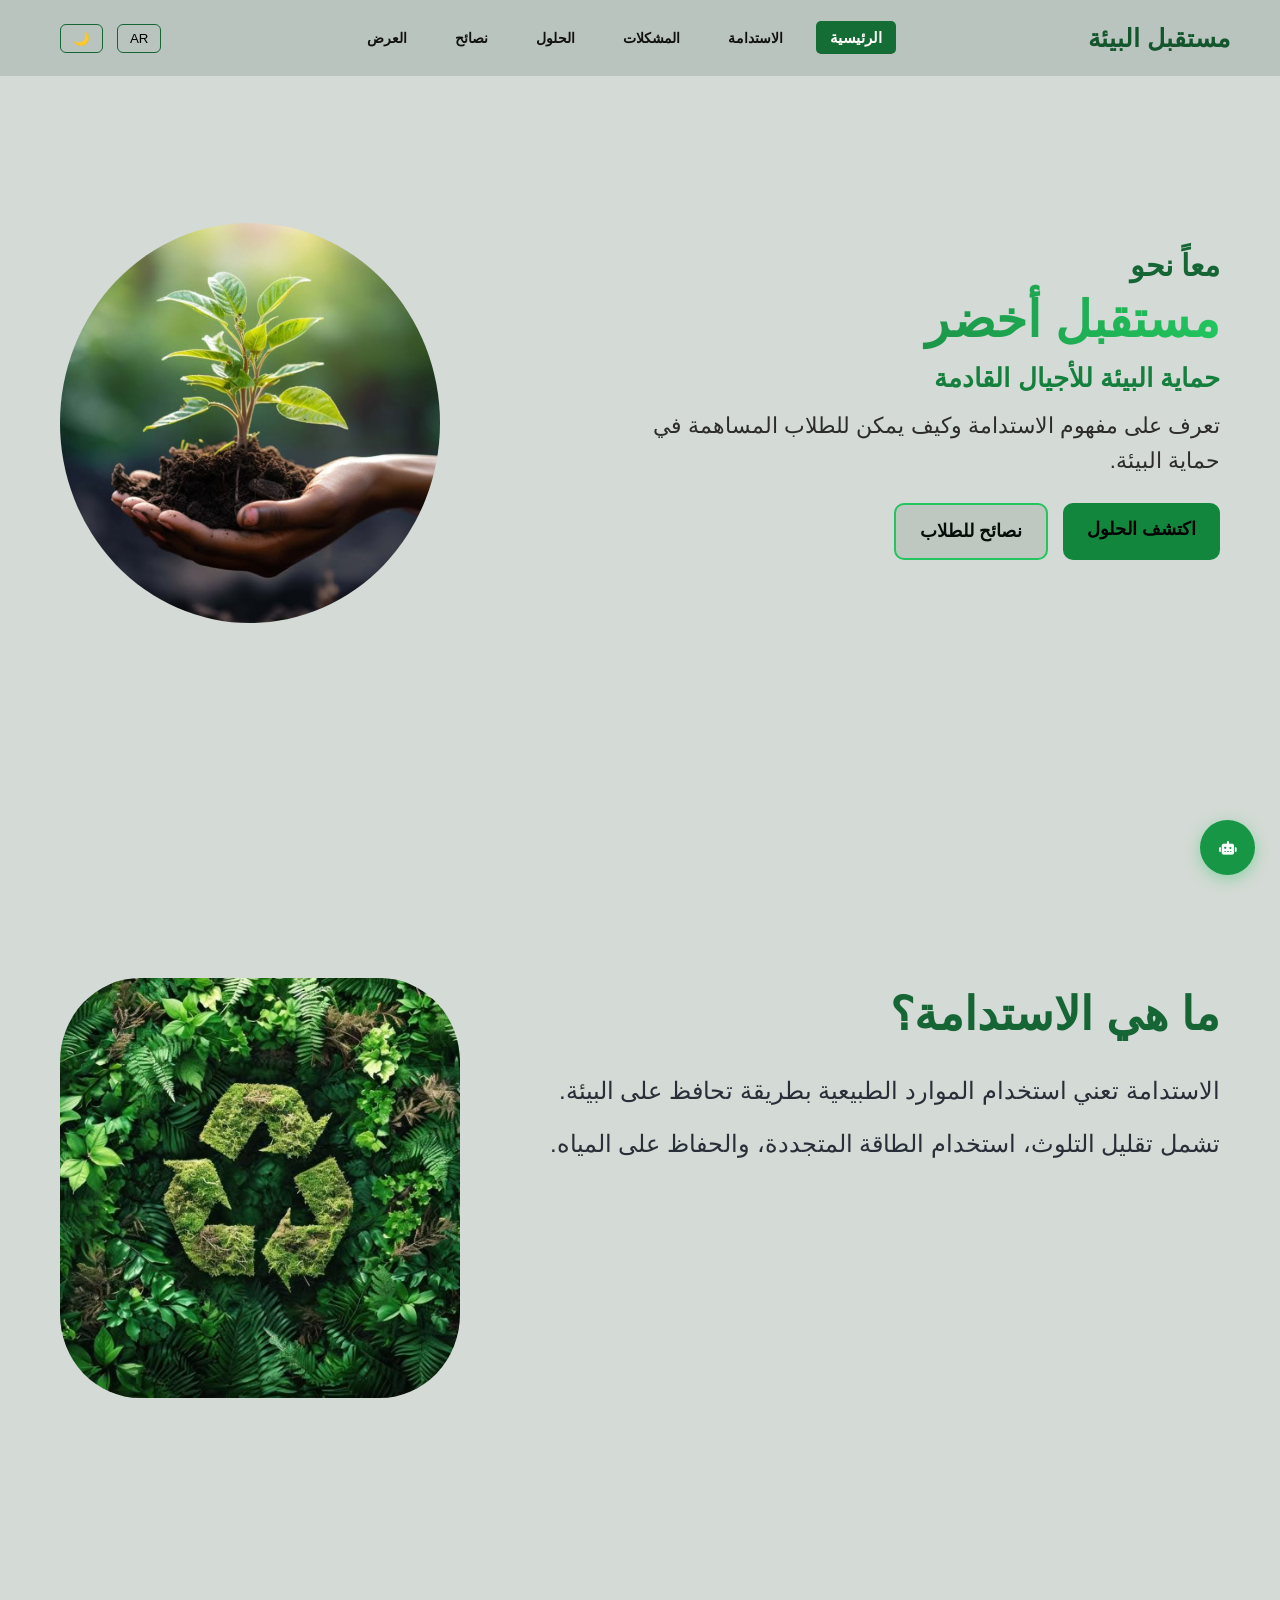
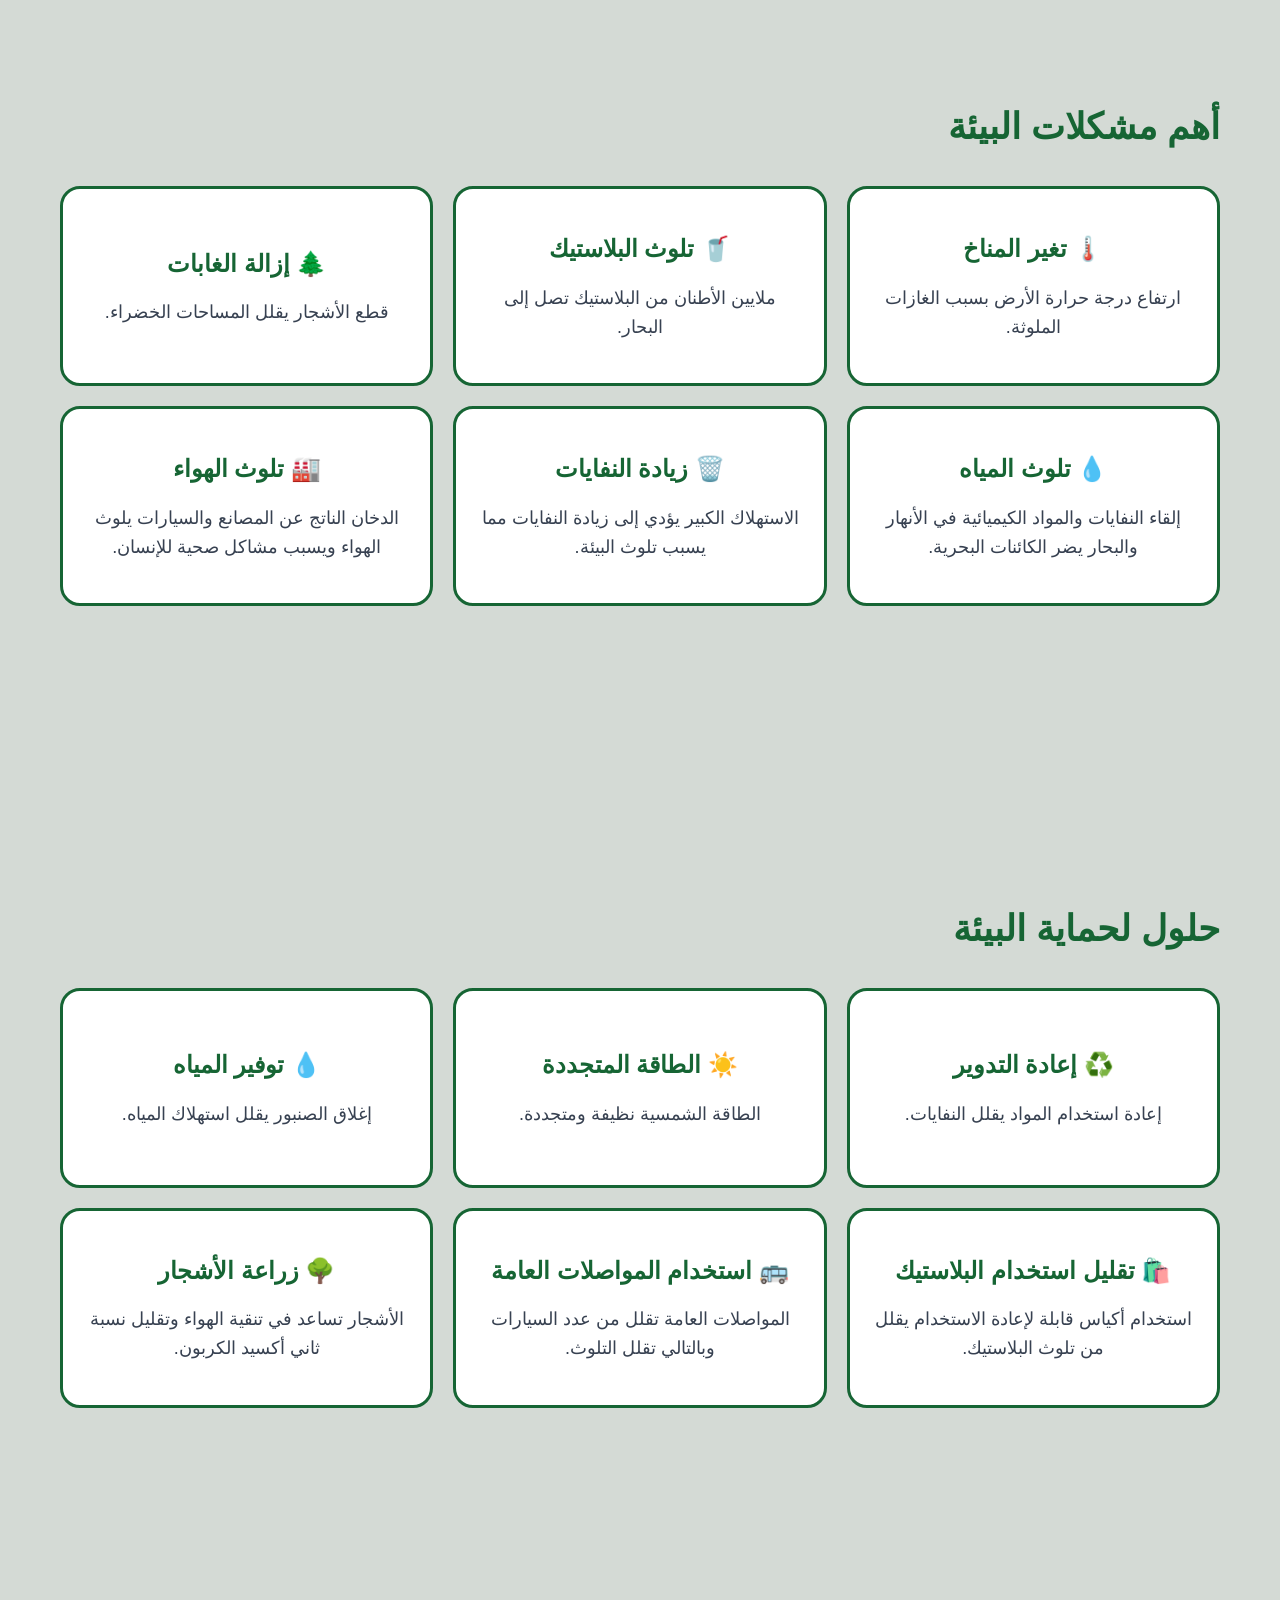
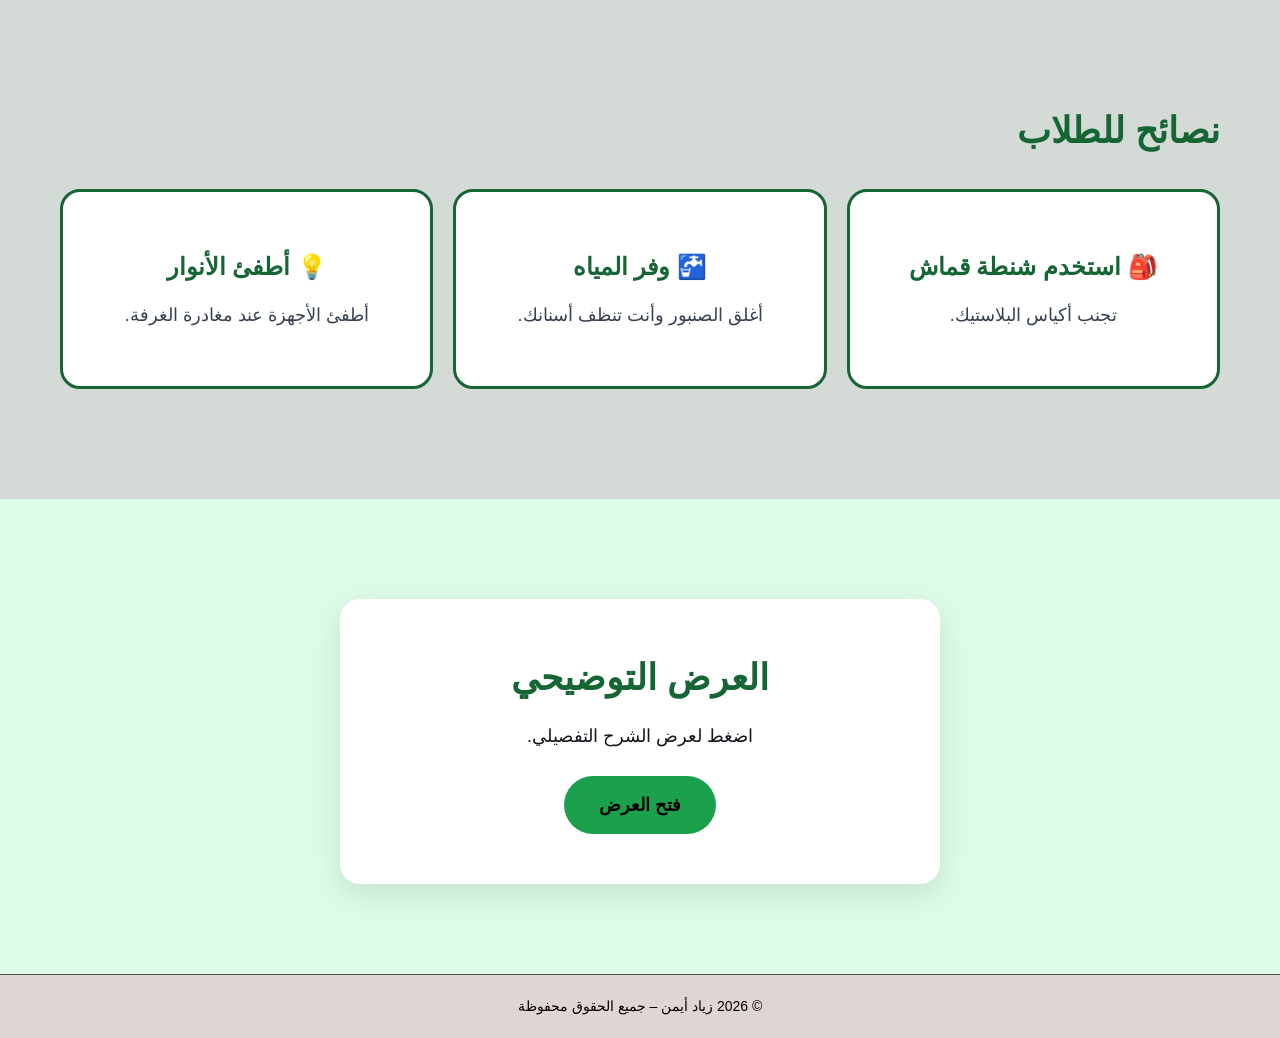
<file: index.html>
<!DOCTYPE html>
<html lang="ar" dir="rtl">
<head>
  <meta charset="UTF-8">
  <meta name="viewport" content="width=device-width, initial-scale=1.0">
  <title>Eco Future</title>
  <link rel="stylesheet" href="page2.css">
  <link rel="stylesheet" href="https://cdnjs.cloudflare.com/ajax/libs/font-awesome/6.5.1/css/all.min.css">
  <link rel="icon" type="image/png" href="Logo.png">
</head>
<body>

<!-- Navbar -->
<header class="navbar">
  <div class="logo" data-key="logo">مستقبل البيئة</div>
  <nav class="nav-links">
    <a href="#home" class="active" data-key="nav-home">الرئيسية</a>
    <a href="#about" data-key="nav-about">الاستدامة</a>
    <a href="#problems" data-key="nav-problems">المشكلات</a>
    <a href="#solutions" data-key="nav-solutions">الحلول</a>
    <a href="#tips" data-key="nav-tips">نصائح</a>
    <a href="#presentation" data-key="nav-presentation">العرض</a>
  </nav>
  <div class="nav-actions">
    <button class="lang-btn">AR</button>
    <button class="mode-btn">🌙</button>
  </div>
</header>

<!-- Hero -->
<section id="home" class="hero">
  <div class="hero-text">
    <h1 data-key="hero-h1">معاً نحو</h1>
    <h1 class="name" data-key="hero-name">مستقبل أخضر</h1>
    <h2 data-key="hero-name2">حماية البيئة للأجيال القادمة</h2>
    <p class="hero-p"  data-key="hero-p">تعرف على مفهوم الاستدامة وكيف يمكن للطلاب المساهمة في حماية البيئة.</p>
    <div class="hero-buttons">
      <a href="#solutions" class="btn primary" data-key="hero-btn1">اكتشف الحلول</a>
      <a href="#tips" class="btn secondary" data-key="hero-btn2">نصائح للطلاب</a>
    </div>
  </div>
  <div class="hero-image">
    <img src="Pic1.jpg" alt="Environment">
  </div>
</section>

<!-- About -->
<section id="about" class="about">
  <div class="about-container">
    <div class="about-image">
      <img src="pic5.jpg" alt="Sustainability">
    </div>
    <div class="about-text">
      <h2 data-key="about-title">ما هي الاستدامة؟</h2>
      <p data-key="about-p1">الاستدامة تعني استخدام الموارد الطبيعية بطريقة تحافظ على البيئة.</p>
      <p data-key="about-p2">تشمل تقليل التلوث، استخدام الطاقة المتجددة، والحفاظ على المياه.</p>
    </div>
  </div>
</section>

<!-- Problems -->
<section id="problems" class="cards-section">
  <h2 data-key="problems-title">أهم مشكلات البيئة</h2>
<div class="cards">
  <div class="card">
    <h3 data-key="problem1-title">🌡️ تغير المناخ</h3>
    <p data-key="problem1-text">ارتفاع درجة حرارة الأرض بسبب الغازات الملوثة.</p>
  </div>
  
  <div class="card">
    <h3 data-key="problem2-title">🥤 تلوث البلاستيك</h3>
    <p data-key="problem2-text">ملايين الأطنان من البلاستيك تصل إلى البحار.</p>
  </div>
  
  <div class="card">
    <h3 data-key="problem3-title">🌲 إزالة الغابات</h3>
    <p data-key="problem3-text">قطع الأشجار يقلل المساحات الخضراء.</p>
  </div>
  
  <div class="card">
    <h3 data-key="problem4-title">💧 تلوث المياه</h3>
    <p data-key="problem4-text">إلقاء النفايات والمواد الكيميائية في الأنهار والبحار يضر الكائنات البحرية.</p>
  </div>
  
  <div class="card">
    <h3 data-key="problem5-title">🗑️ زيادة النفايات</h3>
    <p data-key="problem5-text">الاستهلاك الكبير يؤدي إلى زيادة النفايات مما يسبب تلوث البيئة.</p>
  </div>

  <div class="card">
    <h3 data-key="problem6-title">🏭 تلوث الهواء</h3>
    <p data-key="problem6-text">الدخان الناتج عن المصانع والسيارات يلوث الهواء ويسبب مشاكل صحية للإنسان.</p>
  </div>  
</div> 
</section>

<!-- Solutions -->
<section id="solutions" class="cards-section">
  <h2 data-key="solutions-title">حلول لحماية البيئة</h2>
  <div class="cards">
    <div class="card">
      <h3 data-key="solution1-title">♻️ إعادة التدوير</h3>
      <p data-key="solution1-text">إعادة استخدام المواد يقلل النفايات.</p>
    </div>
    
    <div class="card">
      <h3 data-key="solution2-title">☀️ الطاقة المتجددة</h3>
      <p data-key="solution2-text">الطاقة الشمسية نظيفة ومتجددة.</p>
    </div>
    
    <div class="card">
      <h3 data-key="solution3-title">💧 توفير المياه</h3>
      <p data-key="solution3-text">إغلاق الصنبور يقلل استهلاك المياه.</p>
    </div>
    
    <div class="card">
      <h3 data-key="solution4-title">🛍️ تقليل استخدام البلاستيك</h3>
      <p data-key="solution4-text">استخدام أكياس قابلة لإعادة الاستخدام يقلل من تلوث البلاستيك.</p>
    </div>
    
    <div class="card">
      <h3 data-key="solution5-title">🚌 استخدام المواصلات العامة</h3>
      <p data-key="solution5-text">المواصلات العامة تقلل من عدد السيارات وبالتالي تقلل التلوث.</p>
    </div>
    <div class="card">
      <h3 data-key="solution6-title">🌳 زراعة الأشجار</h3>
      <p data-key="solution6-text">الأشجار تساعد في تنقية الهواء وتقليل نسبة ثاني أكسيد الكربون.</p>
    </div>
  </div>
</section>

<!-- Tips -->
<section id="tips" class="cards-section">
  <h2 data-key="tips-title">نصائح للطلاب</h2>
  <div class="cards">
    <div class="card">
      <h3 data-key="tip1-title">🎒 استخدم شنطة قماش</h3>
      <p data-key="tip1-text">تجنب أكياس البلاستيك.</p>
    </div>

    <div class="card">
      <h3 data-key="tip2-title">🚰 وفر المياه</h3>
      <p data-key="tip2-text">أغلق الصنبور وأنت تنظف أسنانك.</p>
    </div>

    <div class="card">
      <h3 data-key="tip3-title">💡 أطفئ الأنوار</h3>
      <p data-key="tip3-text">أطفئ الأجهزة عند مغادرة الغرفة.</p>
    </div>
  </div>
</section>

<!-- Presentation -->
<section id="presentation" class="presentation-section">
  <div class="presentation-content">
    <h2 data-key="presentation-title">العرض التوضيحي</h2>
    <p data-key="presentation-desc" class="presentation-desc">اضغط لعرض الشرح التفصيلي.</p>
    <a href="https://docs.google.com/presentation/d/1IF_t8ffXEK1975kN2n1N5FUTKSD0uQscXQ6xjPSaInQ/edit?usp=sharing" target="_blank" class="presentation-btn" data-key="presentation-btn">فتح العرض</a>
  </div>
</section>

<!-- Footer -->
<footer class="footer">
  <p data-key="footer">© 2026 زياد أيمن – جميع الحقوق محفوظة</p>
</footer>


<!-- AI Chat -->
<div class="ai-chat-btn" id="aiChatBtn"><i class="fa-solid fa-robot"></i></div>
<div class="ai-chat-modal" id="aiChatModal">
  <div class="chat-header">
    <h3>🌱 AI مساعد</h3>
    <button id="closeChat">×</button>
  </div>
  <div class="chat-messages" id="chatMessages">
    <div class="message bot"><p>اسألني أي سؤال عن البيئة!</p></div>
  </div>
  <div class="chat-input">
    <input type="text" id="chatInput" placeholder="اكتب سؤالك...">
    <button id="sendBtn"><i class="fa-solid fa-paper-plane"></i></button>
  </div>
</div>

<button id="backToTop">↑</button>

<script src="page2.js"></script>
</body>
</html>
</file>
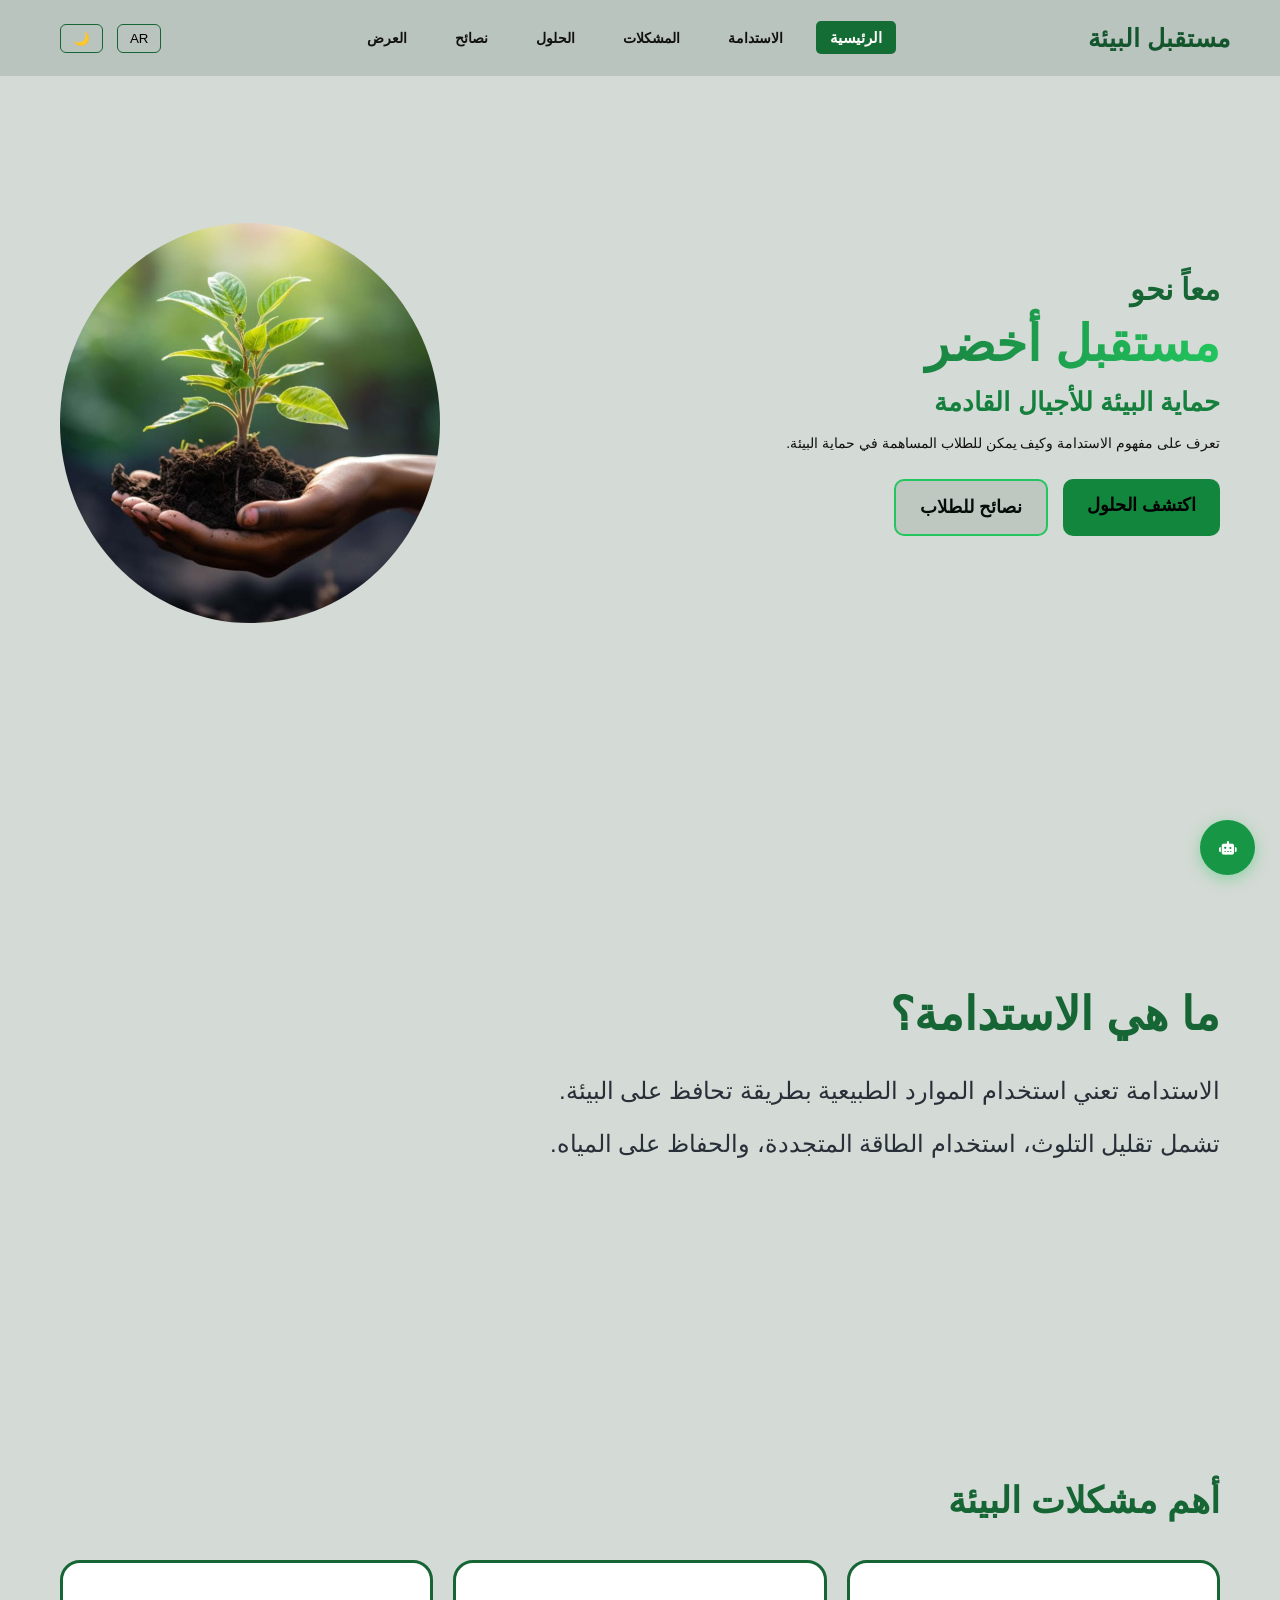
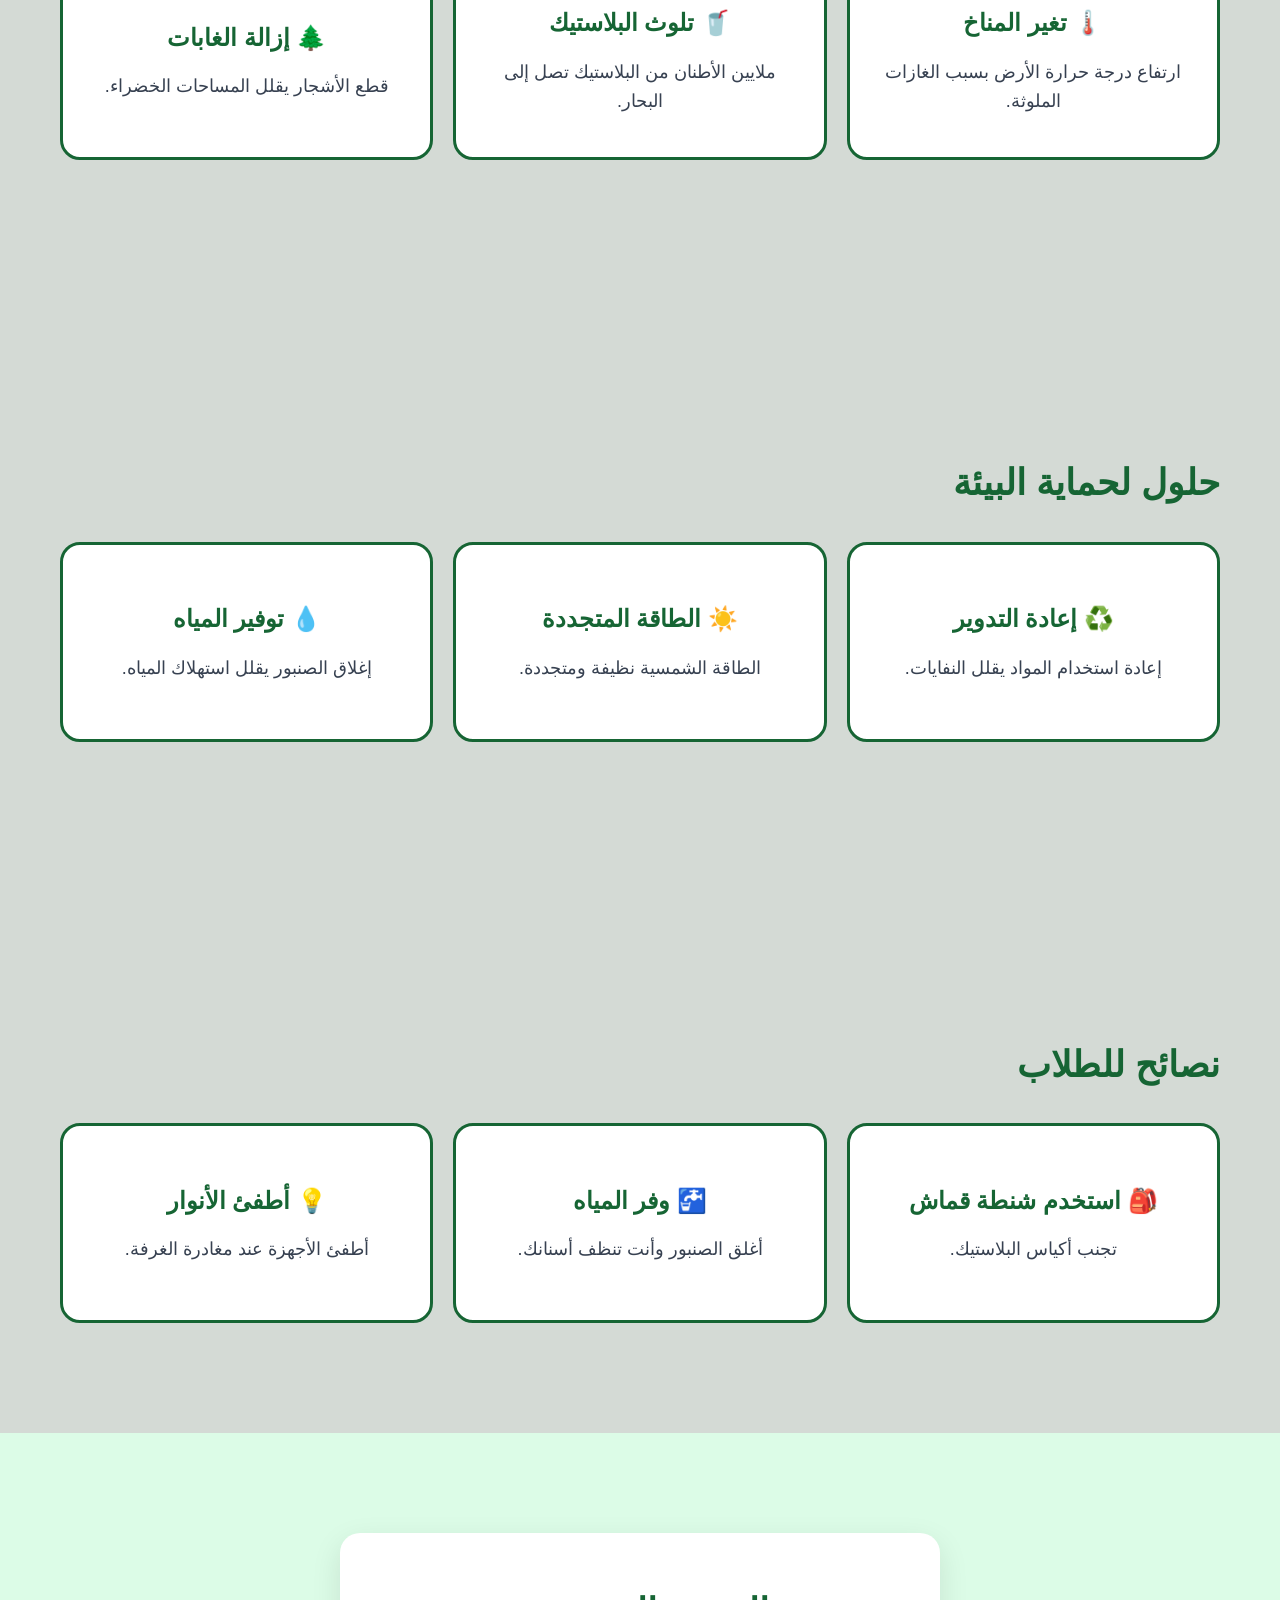
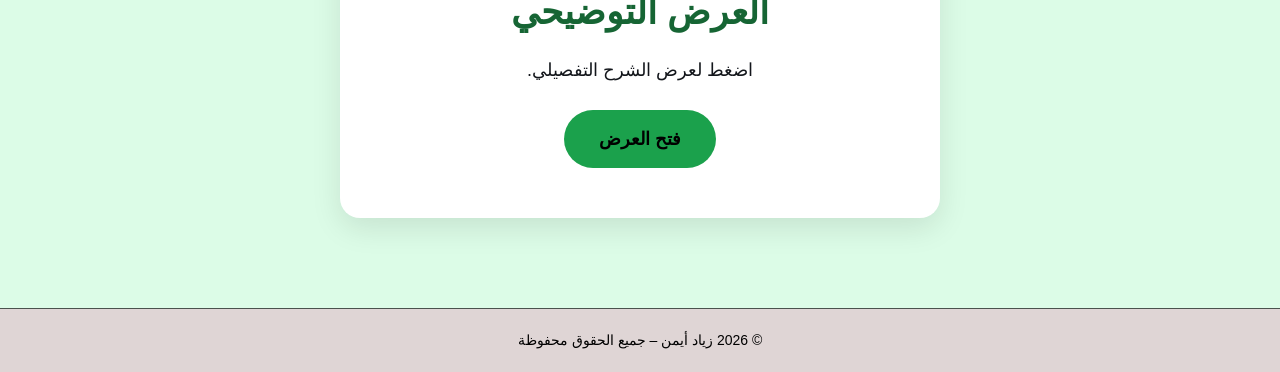
<file: page2.html>
<!DOCTYPE html>
<html lang="ar" dir="rtl">
<head>
  <meta charset="UTF-8">
  <meta name="viewport" content="width=device-width, initial-scale=1.0">
  <title>Eco Future</title>
  <link rel="stylesheet" href="page2.css">
  <link rel="stylesheet" href="https://cdnjs.cloudflare.com/ajax/libs/font-awesome/6.5.1/css/all.min.css">
</head>
<body>

<!-- Navbar -->
<header class="navbar">
  <div class="logo" data-key="logo">مستقبل البيئة</div>
  <nav class="nav-links">
    <a href="#home" class="active" data-key="nav-home">الرئيسية</a>
    <a href="#about" data-key="nav-about">الاستدامة</a>
    <a href="#problems" data-key="nav-problems">المشكلات</a>
    <a href="#solutions" data-key="nav-solutions">الحلول</a>
    <a href="#tips" data-key="nav-tips">نصائح</a>
    <a href="#presentation" data-key="nav-presentation">العرض</a>
  </nav>
  <div class="nav-actions">
    <button class="lang-btn">AR</button>
    <button class="mode-btn">🌙</button>
  </div>
</header>

<!-- Hero -->
<section id="home" class="hero">
  <div class="hero-text">
    <h1 data-key="hero-h1">معاً نحو</h1>
    <h1 class="name" data-key="hero-name">مستقبل أخضر</h1>
    <h2 data-key="hero-job">حماية البيئة للأجيال القادمة</h2>
    <p data-key="hero-p">تعرف على مفهوم الاستدامة وكيف يمكن للطلاب المساهمة في حماية البيئة.</p>
    <div class="hero-buttons">
      <a href="#solutions" class="btn primary" data-key="hero-btn1">اكتشف الحلول</a>
      <a href="#tips" class="btn secondary" data-key="hero-btn2">نصائح للطلاب</a>
    </div>
  </div>
  <div class="hero-image">
    <img src="Pic1.jpg" alt="Environment">
  </div>
</section>

<!-- About -->
<section id="about" class="about">
  <h2 data-key="about-title">ما هي الاستدامة؟</h2>
  <p data-key="about-p1">الاستدامة تعني استخدام الموارد الطبيعية بطريقة تحافظ على البيئة.</p>
  <p data-key="about-p2">تشمل تقليل التلوث، استخدام الطاقة المتجددة، والحفاظ على المياه.</p>
</section>

<!-- Problems -->
<section id="problems" class="cards-section">
  <h2 data-key="problems-title">أهم مشكلات البيئة</h2>
  <div class="cards">
    <div class="card">
      <h3 data-key="problem1-title">🌡️ تغير المناخ</h3>
      <p data-key="problem1-text">ارتفاع درجة حرارة الأرض بسبب الغازات الملوثة.</p>
    </div>
    <div class="card">
      <h3 data-key="problem2-title">🥤 تلوث البلاستيك</h3>
      <p data-key="problem2-text">ملايين الأطنان من البلاستيك تصل إلى البحار.</p>
    </div>
    <div class="card">
      <h3 data-key="problem3-title">🌲 إزالة الغابات</h3>
      <p data-key="problem3-text">قطع الأشجار يقلل المساحات الخضراء.</p>
    </div>
  </div>
</section>

<!-- Solutions -->
<section id="solutions" class="cards-section">
  <h2 data-key="solutions-title">حلول لحماية البيئة</h2>
  <div class="cards">
    <div class="card">
      <h3 data-key="solution1-title">♻️ إعادة التدوير</h3>
      <p data-key="solution1-text">إعادة استخدام المواد يقلل النفايات.</p>
    </div>
    <div class="card">
      <h3 data-key="solution2-title">☀️ الطاقة المتجددة</h3>
      <p data-key="solution2-text">الطاقة الشمسية نظيفة ومتجددة.</p>
    </div>
    <div class="card">
      <h3 data-key="solution3-title">💧 توفير المياه</h3>
      <p data-key="solution3-text">إغلاق الصنبور يقلل استهلاك المياه.</p>
    </div>
  </div>
</section>

<!-- Tips -->
<section id="tips" class="cards-section">
  <h2 data-key="tips-title">نصائح للطلاب</h2>
  <div class="cards">
    <div class="card">
      <h3 data-key="tip1-title">🎒 استخدم شنطة قماش</h3>
      <p data-key="tip1-text">تجنب أكياس البلاستيك.</p>
    </div>
    <div class="card">
      <h3 data-key="tip2-title">🚰 وفر المياه</h3>
      <p data-key="tip2-text">أغلق الصنبور وأنت تنظف أسنانك.</p>
    </div>
    <div class="card">
      <h3 data-key="tip3-title">💡 أطفئ الأنوار</h3>
      <p data-key="tip3-text">أطفئ الأجهزة عند مغادرة الغرفة.</p>
    </div>
  </div>
</section>

<!-- Presentation -->
<section id="presentation" class="presentation-section">
  <div class="presentation-content">
    <h2 data-key="presentation-title">العرض التوضيحي</h2>
    <p data-key="presentation-desc">اضغط لعرض الشرح التفصيلي.</p>
    <a href="https://docs.google.com/presentation/d/YOUR_ID" target="_blank" class="presentation-btn" data-key="presentation-btn">فتح العرض</a>
  </div>
</section>

<!-- Footer -->
<footer class="footer">
  <p data-key="footer">© 2026 زياد أيمن – جميع الحقوق محفوظة</p>
</footer>

<button id="backToTop">↑</button>

<!-- AI Chat -->
<div class="ai-chat-btn" id="aiChatBtn"><i class="fa-solid fa-robot"></i></div>
<div class="ai-chat-modal" id="aiChatModal">
  <div class="chat-header">
    <h3>🌱 AI مساعد</h3>
    <button id="closeChat">×</button>
  </div>
  <div class="chat-messages" id="chatMessages">
    <div class="message bot"><p>اسألني أي سؤال عن البيئة!</p></div>
  </div>
  <div class="chat-input">
    <input type="text" id="chatInput" placeholder="اكتب سؤالك...">
    <button id="sendBtn"><i class="fa-solid fa-paper-plane"></i></button>
  </div>
</div>

<script src="page2.js"></script>
</body>
</html>
</file>
<file: page2.css>
/* Reset */
* {
  margin: 0;
  padding: 0;
  box-sizing: border-box;
}

body {
  font-family: Arial, Helvetica, sans-serif;
  background-color: #d4dad5;
  color: #111;
  line-height: 1.6;
  font-size: 14px;
}

/* Dark Mode */
.dark-mode {
  background-color: #0a1f0a;
  color: #e8f5e9;
}

.dark-mode .navbar {
  background-color: #052e16;
}

.dark-mode .nav-links a {
  color: #c8e6c9;
}

.dark-mode .logo {
  color: #4ade80;
}

.dark-mode .nav-actions button {
  border: 1px solid #166534;
  background-color: #14532d;
}

.dark-mode .hero-text h1 {
  color: #4ade80;
}

.dark-mode .hero-text .name {
  background: linear-gradient(90deg, #22c55e, #86efac);
  -webkit-background-clip: text;
  -webkit-text-fill-color: transparent;
}

.dark-mode .hero-text h2 {
  color: #16a34a;
}

.dark-mode .hero-p {
  color: #c4cac7;
}

.dark-mode .hero-buttons .primary {
  color: #000;
  background-color: #1da54f;
}

.dark-mode .hero-buttons .secondary {
  color: #d4cece;
  border: 2px solid #26ca62;
  background-color: #031f09;
}

.dark-mode .about h2,
.dark-mode .cards-section h2,
.dark-mode .presentation-section h2 {
  color: #4ade80;
}

.dark-mode .about p {
  color: #d1fae5;
}

.dark-mode .card {
  background-color: #0f4939;
  border-color: #035221;
  color: #ffffff;
}
.dark-mode .cards h3{
  color: #e6dada;
}
.dark-mode .cards p{
  color: #000000;
  font-size: 20px;
}


.dark-mode .presentation-section {
  background-color: #032411;
}
.dark-mode .presentation-content {
  background-color: #0a1f0a;
}
.dark-mode .presentation-desc {
  color: #cac4c4;
}


.dark-mode .footer {
  border-top: 1px solid #0a4213;
  color: #ccc9c9;
  background-color: #0a1f0a;
}


.dark-mode .ai-chat{
background:#22c55e;
color:#022c22;
box-shadow:0 0 15px rgba(34,197,94,0.6);
}

.dark-mode .ai-chat:hover{
background:#16a34a;
}

.dark-mode .chat-box{
background:#020617;
color:#e5e7eb;
border:1px solid #22c55e;
}

.dark-mode .chat-input{
background:#062e03;
color:white;
border:1px solid #22c55e;
}


/* Navbar */
.navbar {
  display: flex;
  justify-content: space-between;
  align-items: center;
  padding: 18px 50px;
  background-color: #bac4be;
  position: sticky;
  top: 0;
  z-index: 1000;
}

.logo {
  font-size: 25px;
  font-weight: bold;
  color: #13552c;
}

.nav-links a {
  margin: 0 8px;
  padding: 8px 14px;
  text-decoration: none;
  color: #111;
  border-radius: 5px;
  font-weight: 700;
  transition: 0.25s;
}

.nav-links a:hover,
.nav-links a.active {
  background-color: #136d34;
  color: #fffbfb;
  font-size: 15px;
}

.nav-actions button {
  margin-left: 10px;
  padding: 6px 12px;
  border: 1px solid #166534;
  background: transparent;
  border-radius: 6px;
  cursor: pointer;
}



/* Sections */
section {
  padding: 70px 60px;
  margin-bottom: 40px;
}

#home {
  scroll-margin-top: 80px;
}

#about {
  scroll-margin-top: 80px;
}

#problems,
#solutions,
#tips {
  scroll-margin-top: -50px;
}

#presentation {
  scroll-margin-top: -110px;
}

/* Hero */
.hero {
  display: flex;
  align-items: center;
  justify-content: space-between;
  padding-top: 0;
  min-height: 80vh;
}

.hero-text {
  max-width: 600px;
}

.hero-text h1 {
  font-size: 30px;
  color: #166534;
  margin-bottom: -10px;
}

.hero-text .name {
  font-size: 50px;
  background: linear-gradient(90deg, #166534, #22c55e);
  -webkit-background-clip: text;
  -webkit-text-fill-color: transparent;
}

.hero-text h2 {
  font-size: 26px;
  margin: 8px 0;
  color: #15803d;
}

.hero-p {
  font-size: 22px;
  color: #2c2c2c;
  margin-bottom: 20px;
}

.hero-buttons {
  margin-top: 25px;
  display: flex;
  gap: 15px;
}

.btn {
  padding: 12px 24px;
  border-radius: 10px;
  text-decoration: none;
  font-size: 18px;
  font-weight: 600;
  transition: 0.2s;
}

.btn:hover {
  transform: scale(1.05);
}

.primary {
  background-color: #13863d;
  color: #000000;
}

.secondary {
  border: 2px solid #22c55e;
  color: #050e08;
  background-color: #bec7c0;
}

.hero-image img {
  width: 380px;
  height: 400px;
  border-radius: 50%;
  object-fit: cover;
  margin-right: 100px;
  margin-top: 50px;
}

body[dir="ltr"] .hero-image img {
  margin-right: 0;
  margin-left: 100px;
}


/* About */
.about {
  margin-top: 112px;
}
.about-container {
  display: flex;
  align-items: stretch;
  justify-content: space-between;
  gap: 60px;
  max-width: 1200px;
  margin: 0 auto;
  flex-direction: row-reverse;
}
.about-text {
  flex: 1;
  text-align: right;
}
.about h2 {
  font-size: 46px;
  margin-bottom: 20px;
  color: #166534;
}
.about p {
  font-size: 24px;
  margin-bottom: 15px;
  color: #292f38;
}
.about-image {
  align-self: end;
}
.about-image img {
  width: 400px;
  height: 420px;
  border-radius: 20%;
  object-fit: cover;
  /* margin-top: 240px; */
}
body[dir="ltr"] .about-text {
  text-align: left
}
body[dir="ltr"] .about-container {
  text-align: left
}


/* Cards Section */
.cards-section h2 {
  font-size: 36px;
  margin-top: 114px;
  margin-bottom: 30px;
  color: #166534;
}

.cards {
  display: grid;
  grid-template-columns: repeat(3, 1fr);
  gap: 20px;
  max-width: 1200px;
  margin: 0 auto;
}

.card {
  padding: 40px 25px;
  background: #fff;
  border: 3px solid #166534;
  border-radius: 20px;
  text-align: center;
  min-height: 200px;
  display: flex;
  flex-direction: column;
  justify-content: center;
}

.card:hover {
  transform: translateY(-8px);
  box-shadow: 0 10px 30px rgba(34, 197, 94, 0.2);
}

.card h3 {
  font-size: 24px;
  margin-bottom: 15px;
  color: #166534;
}

.card p {
  font-size: 18px;
  color: #374151;
}


/* Presentation Section */
.presentation-section {
  padding: 100px 60px;
  background: #dcfce7;
  text-align: center;
}

.presentation-content {
  max-width: 600px;
  margin: 0 auto;
  padding: 50px;
  background: #fff;
  border-radius: 20px;
  box-shadow: 0 10px 30px rgba(0,0,0,0.1);
}

.presentation-content h2 {
  font-size: 36px;
  margin-bottom: 15px;
  color: #166534;
}

.presentation-content p {
  font-size: 18px;
  color: #13161b;
  margin-bottom: 25px;
}

.presentation-btn {
  display: inline-block;
  padding: 15px 35px;
  background: #1ba14c;
  color: #000000;
  text-decoration: none;
  border-radius: 50px;
  font-size: 18px;
  font-weight: 600;
  transition: 0.3s;
}

.presentation-btn:hover {
  transform: scale(1.05);
  box-shadow: 0 10px 25px rgba(34, 197, 94, 0.4);
}


/* Footer */
.footer {
  text-align: center;
  padding: 20px;
  margin-top: -50px;
  border-top: 1px solid #4a524d;
  color: #000000;
  background-color: #dfd5d5;
}


/* Back to Top */
#backToTop {
  position: fixed;
  bottom: 90px;
  right: 25px;
  background: #166534;
  color: #fff;
  border: none;
  width: 45px;
  height: 45px;
  border-radius: 50%;
  font-size: 22px;
  cursor: pointer;
  opacity: 0;
  visibility: hidden;
  transition: 0.3s;
  z-index: 997;
}

#backToTop.show {
  opacity: 1;
  visibility: visible;
}

body[dir="ltr"] #backToTop {
  right: auto;
  left: 25px;
}


/* AI Chat */
.ai-chat-btn {
  position: fixed;
  bottom: 25px;
  right: 25px;
  background: #179746;
  color: #fff;
  width: 55px;
  height: 55px;
  border-radius: 50%;
  display: flex;
  align-items: center;
  justify-content: center;
  cursor: pointer;
  box-shadow: 0 4px 15px rgba(34, 197, 94, 0.4);
  z-index: 998;
}

body[dir="ltr"] .ai-chat-btn {
  right: auto;
  left: 25px;
}

.ai-chat-modal {
  position: fixed;
  bottom: 90px;
  right: 25px;
  width: 350px;
  height: 450px;
  background: #fff;
  border-radius: 20px;
  box-shadow: 0 10px 40px rgba(0,0,0,0.2);
  display: none;
  flex-direction: column;
  z-index: 999;
  overflow: hidden;
}

body[dir="ltr"] .ai-chat-modal {
  right: auto;
  left: 25px;
}

.ai-chat-modal.active {
  display: flex;
}

.chat-header {
  background: #166534;
  color: #fff;
  padding: 15px 20px;
  display: flex;
  justify-content: space-between;
  align-items: center;
}

.chat-header h3 {
  font-size: 16px;
}

#closeChat {
  background: none;
  border: none;
  color: #fff;
  font-size: 24px;
  cursor: pointer;
}

.chat-messages {
  flex: 1;
  padding: 20px;
  overflow-y: auto;
  background: #f8faf5;
}

.message {
  margin-bottom: 15px;
  max-width: 85%;
  color: #000;
}

.message.bot {
  margin-right: auto;
}

body[dir="ltr"] .message.bot {
  margin-right: 0;
  margin-left: auto;
}

.message p {
  background: #dcfce7;
  padding: 12px 15px;
  border-radius: 15px;
  font-size: 14px;
}

.message.user {
  margin-left: auto;
}

body[dir="ltr"] .message.user {
  margin-left: 0;
  margin-right: auto;
}

.message.user p {
  background: #116e35;
  color: #000000;
}

.chat-input {
  padding: 15px;
  background: #fff;
  border-top: 1px solid #e5e7eb;
  display: flex;
  gap: 10px;
}

.chat-input input {
  flex: 1;
  padding: 12px 15px;
  border: 2px solid #00a143;
  border-radius: 25px;
  outline: none;
  font-size: 14px;
}

.chat-input button {
  width: 40px;
  height: 40px;
  border-radius: 50%;
  background: #104624;
  color: #ebe3e3;
  border: none;
  cursor: pointer;
}


/* Responsive */
@media (max-width: 768px) {
  section {
    padding: 50px 20px;
  }

  .navbar {
    padding: 12px 20px;
  }

  .nav-links {
    display: none;
  }

  .hero {
    flex-direction: column;
    text-align: center;
    padding-top: 40px;
  }

  .hero-image {
    order: -1;
    margin-bottom: 20px;
  }

  .hero-image img {
    width: 220px;
    height: 220px;
    margin: 0 auto;
  }

  .hero-text .name {
    font-size: 32px;
  }
  
  .about-container {
    flex-direction: column;
    text-align: center;
    gap: 30px;
  }
  .about-image {
    order: 1;
    align-self: center;
  }
  .about-image img {
    width: 220px;
    height: 220px;
  }

  .about h2,
  .cards-section h2,
  .presentation-content h2 {
    font-size: 28px;
  }

  .ai-chat-modal {
    width: calc(100% - 40px);
    right: 20px;
    left: 20px;
  }
}
@media (max-width: 1024px) {
  .cards { grid-template-columns: repeat(2, 1fr); }
}

@media (max-width: 768px) {
  .cards { grid-template-columns: 1fr; }
}
</file>
